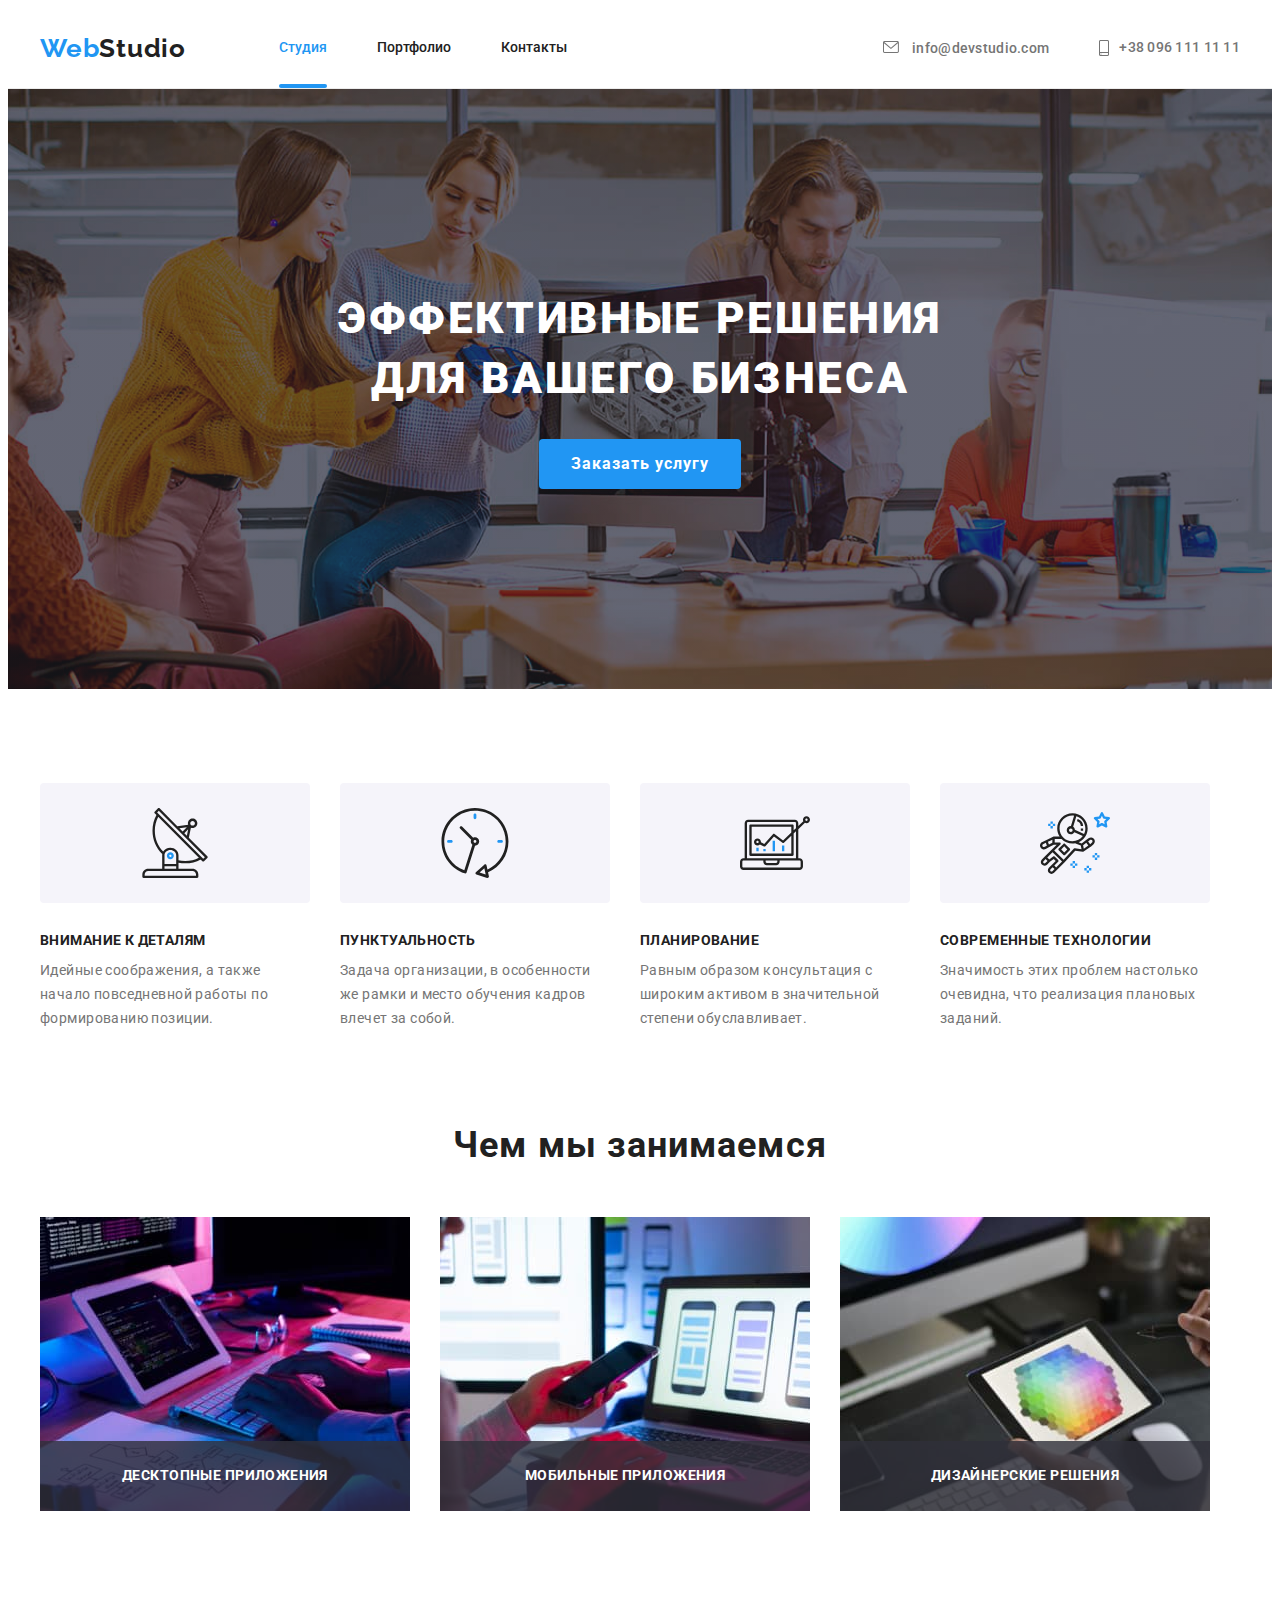
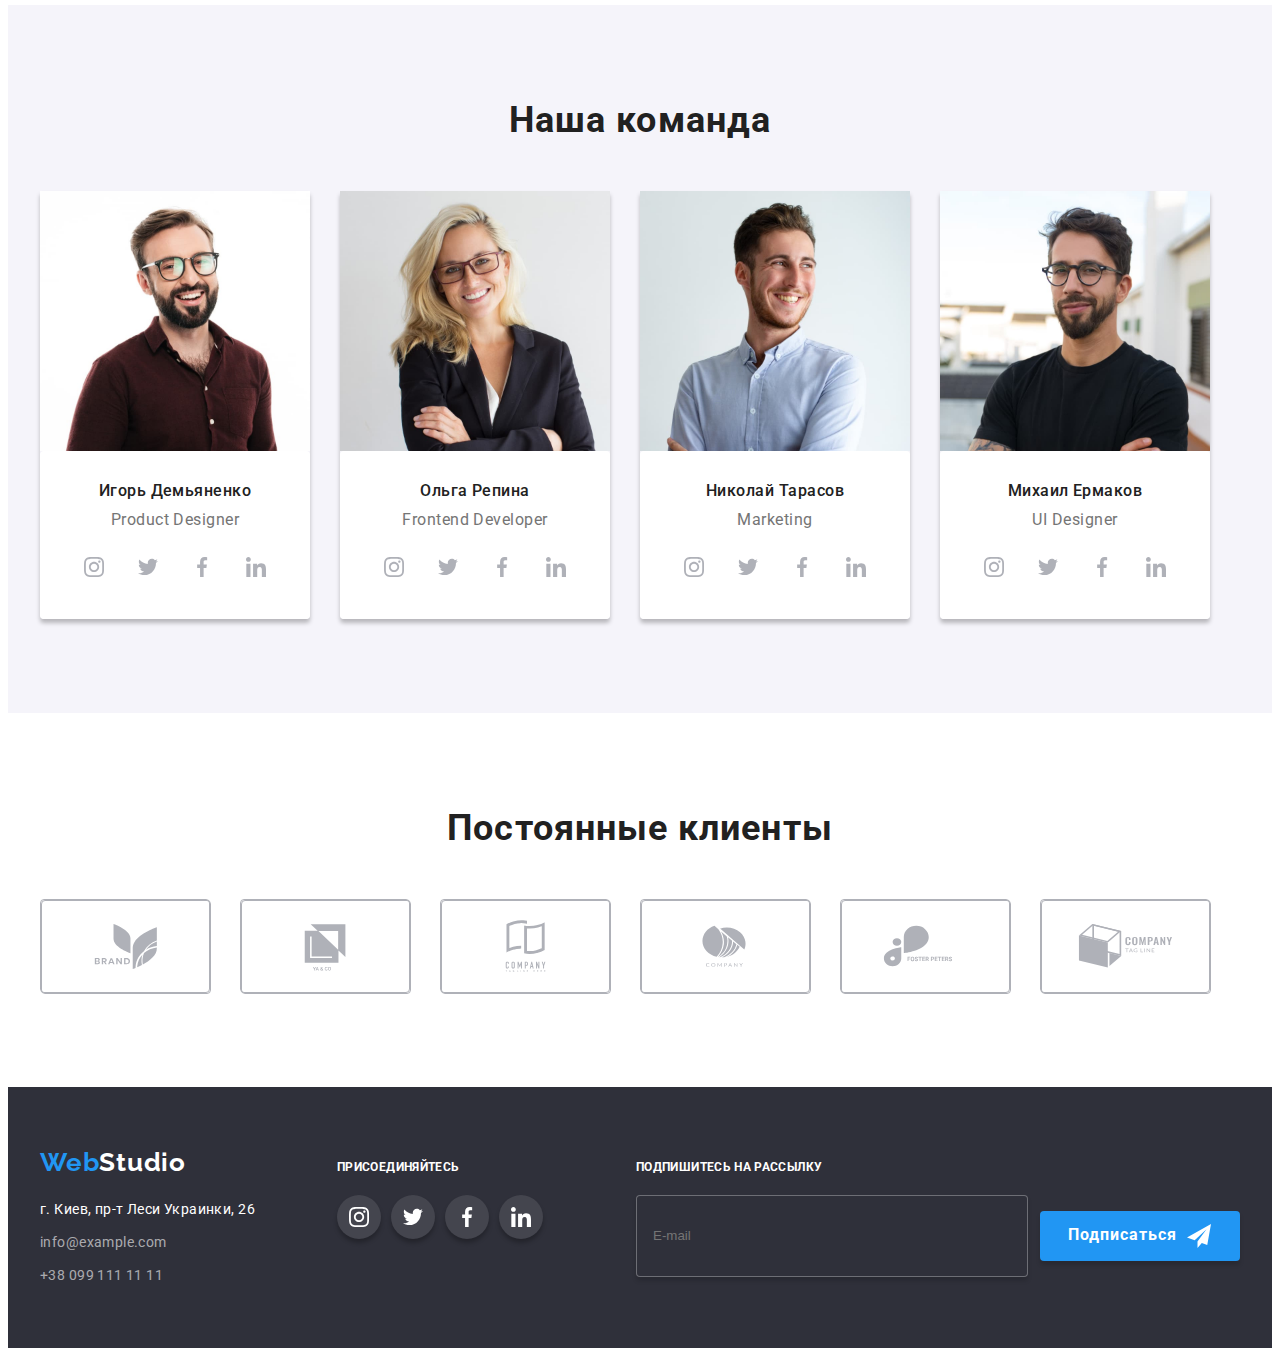
<file: index.html>
<!DOCTYPE html>
<html lang="ru">
  <head>
    <meta charset="UTF-8" />
    <meta http-equiv="X-UA-Compatible" content="IE=edge" />
    <meta name="viewport" content="width=device-width, initial-scale=1.0" />

    <title>Studio</title>
    <link rel="preconnect" href="https://fonts.googleapis.com" />
    <link rel="preconnect" href="https://fonts.gstatic.com" crossorigin />
    <link
      href="https://fonts.googleapis.com/css2?family=Raleway:wght@700&family=Roboto:wght@400;500;700;900&display=swap"
      rel="stylesheet"
    />
    <link
      rel="stylesheet"
      href="https://cdnjs.cloudflare.com/ajax/libs/modern-normalize/1.1.0/modern-normalize.min.css"
      integrity="sha512-wpPYUAdjBVSE4KJnH1VR1HeZfpl1ub8YT/NKx4PuQ5NmX2tKuGu6U/JRp5y+Y8XG2tV+wKQpNHVUX03MfMFn9Q=="
      crossorigin="anonymous"
      referrerpolicy="no-referrer"
    />
    <!-- <link rel="stylesheet" href="./css/styles.css" /> -->
    <link rel="stylesheet" href="./css/main.css" />
  </head>
  <body>
    <header class="header">
      <div class="container header-container">
        <nav class="header-nav">
          <a href="/" class="logo">
            Web<span class="logo_color">Studio</span>
          </a>
          <ul class="header-list-nav">
            <li>
              <a href="./index.html" class="header-list-nav__item current"
                >Студия</a
              >
            </li>
            <li>
              <a href="./portfolio.html" class="header-list-nav__item">
                Портфолио</a
              >
            </li>
            <li><a href="" class="header-list-nav__item">Контакты</a></li>
          </ul>
        </nav>
        <ul class="header-contacts-list">
          <li class="header-contacts-list__item">
            <a
              href="mailto:info@devstudio.com"
              class="header-contacts-list__link header-contacts-list__link_mail"
            >
              <svg class="header-contacts-list__icon_mail">
                <use href="./images/sprite.svg#icon-mail-icon"></use>
              </svg>
              info@devstudio.com</a
            >
          </li>
          <li class="header-contacts-list__item">
            <a
              href="tel:+380961111111"
              class="header-contacts-list__link header-contacts-list__link_tel"
            >
              <svg class="header-contacts-list__icon_tel">
                <use href="./images/sprite.svg#icon-smartphone"></use>
              </svg>
              +38 096 111 11 11</a
            >
          </li>
        </ul>
      </div>
    </header>

    <!-- Блок Эффективные решения для вашего бизнеса-->
    <main>
      <section class="banner">
        <div class="container">
          <h1 class="banner__title">Эффективные решения для вашего бизнеса</h1>
          <button type="button" class="banner__btn" data-modal-open>
            Заказать услугу
          </button>
        </div>
      </section>

      <!-- Наши преимущества-->
      <section class="section">
        <div class="container">
          <h2 class="visually-hidden">Наши преимущества</h2>
          <ul class="benefits-list">
            <li class="benefits-list__item">
              <div class="benefits-list__icon">
                <svg width="70" height="70">
                  <use href="./images/sprite.svg#icon-antenna"></use>
                </svg>
              </div>
              <h3 class="benefits-list__title">Внимание к деталям</h3>
              <p class="benefits-list__text">
                Идейные соображения, а также начало повседневной работы по
                формированию позиции.
              </p>
            </li>
            <li class="benefits-list__item"">
              <div class="benefits-list__icon">
                <svg width="70" height="70">
                  <use href="./images/sprite.svg#icon-clock"></use>
                </svg>
              </div>
              <h3 class="benefits-list__title">Пунктуальность</h3>
              <p class="benefits-list__text">
                Задача организации, в особенности же рамки и место обучения
                кадров влечет за собой.
              </p>
            </li>
            <li class="benefits-list__item"">
              <div class="benefits-list__icon">
                <svg width="70" height="70">
                  <use href="./images/sprite.svg#icon-diagram"></use>
                </svg>
              </div>
              <h3 class="benefits-list__title">Планирование</h3>
              <p class="benefits-list__text">
                Равным образом консультация с широким активом в значительной
                степени обуславливает.
              </p>
            </li>
            <li class="benefits-list__item"">
              <div class="benefits-list__icon">
                <svg width="70" height="70">
                  <use href="./images/sprite.svg#icon-astronaut"></use>
                </svg>
              </div>
              <h3 class="benefits-list__title">Современные технологии</h3>
              <p class="benefits-list__text">
                Значимость этих проблем настолько очевидна, что реализация
                плановых заданий.
              </p>
            </li>
          </ul>
        </div>
      </section>

      <section class="section biz">
        <div class="container">
          <h2 class="biz-title">Чем мы занимаемся</h2>
          <ul class="biz-item">
            <li class="biz-img">
              <img src="./images/img-1.jpg" width="370" alt="клавиатура" />
              <p class="biz-cover-text">ДЕСКТОПНЫЕ ПРИЛОЖЕНИЯ</p>
            </li>
            <li class="biz-img">
              <img src="./images/img-2.jpg" width="370" alt="телефон" />
              <p class="biz-cover-text">МОБИЛЬНЫЕ ПРИЛОЖЕНИЯ</p>
            </li>
            <li class="biz-img">
              <img src="./images/img-3.jpg" width="370" alt="планшет" />
              <p class="biz-cover-text">ДИЗАЙНЕРСКИЕ РЕШЕНИЯ</p>
            </li>
          </ul>
        </div>
      </section>
      <section class="section team">
        <div class="container">
          <h2 class="team-title">Наша команда</h2>
          <ul class="team-item">
            <li class="team-img">
              <div class="team-text">
                <img
                  src="./images/img-igor.jpg"
                  width="270"
                  alt="Игорь Демьяненко"
                />
                <div class="team-inside">
                  <h3 class="team-name">Игорь Демьяненко</h3>
                  <p class="team-prof">Product Designer</p>
                  <ul class="team-soc-list">
                    <li class="team-soc-item">
                      <a href="" class="team-soc-link">
                        <svg class="team-soc-icon" width="20" height="20">
                          <use href="./images/sprite.svg#icon-instagram"></use>
                        </svg>
                      </a>
                    </li>
                    <li class="team-soc-item">
                      <a href="" class="team-soc-link">
                        <svg class="team-soc-icon" width="20" height="20">
                          <use
                            href="./images/sprite.svg#icon-twitter"
                          ></use></svg
                      ></a>
                    </li>
                    <li class="team-soc-item">
                      <a href="" class="team-soc-link">
                        <svg class="team-soc-icon" width="20" height="20">
                          <use href="./images/sprite.svg#icon-facebook"></use>
                        </svg>
                      </a>
                    </li>
                    <li class="team-soc-item">
                      <a href="" class="team-soc-link">
                        <svg class="team-soc-icon" width="20" height="20">
                          <use href="./images/sprite.svg#icon-linkedin"></use>
                        </svg>
                      </a>
                    </li>
                  </ul>
                </div>
              </div>
            </li>

            <li class="team-img">
              <div class="team-text">
                <img
                  src="./images/img-olga.jpg"
                  width="270"
                  alt="Ольга Репина"
                />
                <div class="team-inside">
                  <h3 class="team-name">Ольга Репина</h3>
                  <p class="team-prof">Frontend Developer</p>
                  <ul class="team-soc-list">
                    <li class="team-soc-item">
                      <a href="" class="team-soc-link">
                        <svg class="team-soc-icon" width="20" height="20">
                          <use href="./images/sprite.svg#icon-instagram"></use>
                        </svg>
                      </a>
                    </li>
                    <li class="team-soc-item">
                      <a href="" class="team-soc-link">
                        <svg class="team-soc-icon" width="20" height="20">
                          <use
                            href="./images/sprite.svg#icon-twitter"
                          ></use></svg
                      ></a>
                    </li>
                    <li class="team-soc-item">
                      <a href="" class="team-soc-link">
                        <svg class="team-soc-icon" width="20" height="20">
                          <use href="./images/sprite.svg#icon-facebook"></use>
                        </svg>
                      </a>
                    </li>
                    <li class="team-soc-item">
                      <a href="" class="team-soc-link">
                        <svg class="team-soc-icon" width="20" height="20">
                          <use href="./images/sprite.svg#icon-linkedin"></use>
                        </svg>
                      </a>
                    </li>
                  </ul>
                </div>
              </div>
            </li>
            <li class="team-img">
              <div class="team-text">
                <img
                  src="./images/img-nik.jpg"
                  width="270"
                  alt="Николай Тарасов"
                />
                <div class="team-inside">
                  <h3 class="team-name">Николай Тарасов</h3>
                  <p class="team-prof">Marketing</p>
                  <ul class="team-soc-list">
                    <li class="team-soc-item">
                      <a href="" class="team-soc-link">
                        <svg class="team-soc-icon" width="20" height="20">
                          <use href="./images/sprite.svg#icon-instagram"></use>
                        </svg>
                      </a>
                    </li>
                    <li class="team-soc-item">
                      <a href="" class="team-soc-link">
                        <svg class="team-soc-icon" width="20" height="20">
                          <use
                            href="./images/sprite.svg#icon-twitter"
                          ></use></svg
                      ></a>
                    </li>
                    <li class="team-soc-item">
                      <a href="" class="team-soc-link">
                        <svg class="team-soc-icon" width="20" height="20">
                          <use href="./images/sprite.svg#icon-facebook"></use>
                        </svg>
                      </a>
                    </li>
                    <li class="team-soc-item">
                      <a href="" class="team-soc-link">
                        <svg class="team-soc-icon" width="20" height="20">
                          <use href="./images/sprite.svg#icon-linkedin"></use>
                        </svg>
                      </a>
                    </li>
                  </ul>
                </div>
              </div>
            </li>
            <li class="team-img">
              <div class="team-text">
                <img
                  src="./images/img-mih.jpg"
                  width="270"
                  alt="Михаил Ермаков"
                />
                <div class="team-inside">
                  <h3 class="team-name">Михаил Ермаков</h3>
                  <p class="team-prof">UI Designer</p>
                  <ul class="team-soc-list">
                    <li class="team-soc-item">
                      <a href="" class="team-soc-link">
                        <svg class="team-soc-icon" width="20" height="20">
                          <use href="./images/sprite.svg#icon-instagram"></use>
                        </svg>
                      </a>
                    </li>
                    <li class="team-soc-item">
                      <a href="" class="team-soc-link">
                        <svg class="team-soc-icon" width="20" height="20">
                          <use
                            href="./images/sprite.svg#icon-twitter"
                          ></use></svg
                      ></a>
                    </li>
                    <li class="team-soc-item">
                      <a href="" class="team-soc-link">
                        <svg class="team-soc-icon" width="20" height="20">
                          <use href="./images/sprite.svg#icon-facebook"></use>
                        </svg>
                      </a>
                    </li>
                    <li class="team-soc-item">
                      <a href="" class="team-soc-link">
                        <svg class="team-soc-icon" width="20" height="20">
                          <use href="./images/sprite.svg#icon-linkedin"></use>
                        </svg>
                      </a>
                    </li>
                  </ul>
                </div>
              </div>
            </li>
          </ul>
        </div>
      </section>
      <!----------------Постоянные клиенты------------------->
      <section class="section">
        <div class="container">
          <h2 class="clients">Постоянные клиенты</h2>
          <ul class="clients-logo-list">
            <li class="clients-icon-elements">
              <a href="" class="icon-link">
                <svg class="clients-icon-item" width="106" height="60">
                  <use href="./images/sprite.svg#icon-Logo-five"></use>
                </svg>
              </a>
            </li>
            <li class="clients-icon-elements">
              <a href="" class="icon-link">
                <svg class="clients-icon-item" width="106" height="60">
                  <use href="./images/sprite.svg#icon-Logo-one"></use>
                </svg>
              </a>
            </li>
            <li class="clients-icon-elements">
              <a href="" class="icon-link">
                <svg class="clients-icon-item" width="106" height="60">
                  <use href="./images/sprite.svg#icon-Logo-two"></use>
                </svg>
              </a>
            </li>
            <li class="clients-icon-elements">
              <a href="" class="icon-link">
                <svg class="clients-icon-item" width="106" height="60">
                  <use href="./images/sprite.svg#icon-Logo-three"></use>
                </svg>
              </a>
            </li>
            <li class="clients-icon-elements">
              <a href="" class="icon-link">
                <svg class="clients-icon-item" width="106" height="60">
                  <use href="./images/sprite.svg#icon-Logo-four"></use>
                </svg>
              </a>
            </li>
            <li class="clients-icon-elements">
              <a href="" class="icon-link">
                <svg class="clients-icon-item" width="106" height="60">
                  <use href="./images/sprite.svg#icon-Logo-six"></use>
                </svg>
              </a>
            </li>
          </ul>
        </div>
      </section>
    </main>

    <!--------------------FOOTER--------------------->
    <footer class="footer">
      <div class="container footer-flex-cont">
        <div class="footer-cont">
          <a href="/" class="footer-logo">
            <p>Web<span class="footer-logo-logo">Studio</span></p>
          </a>
          <address class="footer-address">
            <ul class="footer-list">
              <li class="footer-item">
                <a
                  href="https://goo.gl/maps/CMXkun6qxGQYR8TdA"
                  class="footer-item"
                  >г. Киев, пр-т Леси Украинки, 26</a
                >
              </li>
              <li class="footer-item">
                <a href="mailto:info@example.com" class="footer-mail"
                  >info@example.com</a
                >
              </li>
              <li class="footer-item">
                <a href="tel:+380991111111" class="footer-tel"
                  >+38 099 111 11 11</a
                >
              </li>
            </ul>
          </address>
        </div>
        <div class="footer-soc">
          <p class="footer-text-add">ПРИСОЕДИНЯЙТЕСЬ</p>
          <ul class="footer-soc-list">
            <li class="footer-soc-item">
              <a href="" class="footer-soc-link">
                <svg class="footer-soc-icon" width="20" height="20">
                  <use href="./images/sprite.svg#icon-instagram"></use>
                </svg>
              </a>
            </li>
            <li class="footer-soc-item">
              <a href="" class="footer-soc-link">
                <svg class="footer-soc-icon" width="20" height="20">
                  <use href="./images/sprite.svg#icon-twitter"></use></svg
              ></a>
            </li>
            <li class="footer-soc-item">
              <a href="" class="footer-soc-link">
                <svg class="footer-soc-icon" width="20" height="20">
                  <use href="./images/sprite.svg#icon-facebook"></use>
                </svg>
              </a>
            </li>
            <li class="footer-soc-item">
              <a href="" class="footer-soc-link">
                <svg class="footer-soc-icon" width="20" height="20">
                  <use href="./images/sprite.svg#icon-linkedin"></use>
                </svg>
              </a>
            </li>
          </ul>
        </div>
        <div>
          <p class="footer-text-add">ПОДПИШИТЕСЬ НА РАССЫЛКУ</p>
          <form class="footer-form">
            <label for="footer-subs" class="footer-form-label"></label>
            <input
              type="email"
              class="footer-input"
              name="footer-subs"
              placeholder="E-mail"
              id="footer-subs"
            />
            <button type="submit" class="footer-btn-subscribe">
              Подписаться
              <svg class="footer-icon" width="24" height="24">
                <use href="./images/sprite.svg#icon-icon"></use>
              </svg>
            </button>
          </form>
        </div>
      </div>
    </footer>
    <div class="backdrop is-hidden" data-modal>
      <div class="modal">
        <button type="button" class="modal-close-btn" data-modal-close>
          <svg class="" width="18" height="18">
            <use href="./images/sprite.svg#icon-close-black"></use>
          </svg>
        </button>
        <p class="title-modal">Оставьте свои данные, мы вам перезвоним</p>
        <form>
          <label class="modal-label" for="user-name">Имя</label>
          <div class="modal-input-wrap">
            <input
              type="name"
              class="modal-input"
              name="user-name"
              id="user-name"
            />
            <svg class="input-icon" width="18" height="18">
              <use href="./images/sprite.svg#icon-person"></use>
            </svg>
          </div>

          <label class="modal-label" for="user-tel">Телефон </label>
          <div class="modal-input-wrap">
            <input
              type="tel"
              class="modal-input"
              name="user-tel"
              id="user-tel"
            />
            <svg class="input-icon" width="18" height="18">
              <use href="./images/sprite.svg#icon-phone"></use>
            </svg>
          </div>

          <label class="modal-label" for="user-email">Почта</label>
          <div class="modal-input-wrap">
            <input
              type="email"
              class="modal-input"
              name="user-email"
              id="user-email"
            />
            <svg class="input-icon" width="18" height="18">
              <use href="./images/sprite.svg#icon-email"></use>
            </svg>
          </div>

          <label class="modal-label"
            >Комментарий
            <textarea
              name="user-comments"
              id="user-comments"
              placeholder="Введите текст"
              class="modal-text"
            ></textarea>
          </label>
          <div class="modal-field">
            <input
              type="checkbox"
              class="input-chek is-hidden"
              id="input-chek"
              name="policy"
              value="policy"
            />
            <label class="check-text" for="input-chek">
              <span class="check-text-span">
                <svg class="icon-check" width="11" height="8">
                  <use href="./images/sprite.svg#icon-check"></use>
                </svg>
              </span>
              Соглашаюсь с рассылкой и принимаю &nbsp
              <a href="" class="check-policy"> Условия договора</a>
            </label>
          </div>
          <button type="submit" class="modal-btn-send">Отправить</button>
        </form>
      </div>
    </div>
    <script src="./js/modal.js"></script>
  </body>
</html>
</file>
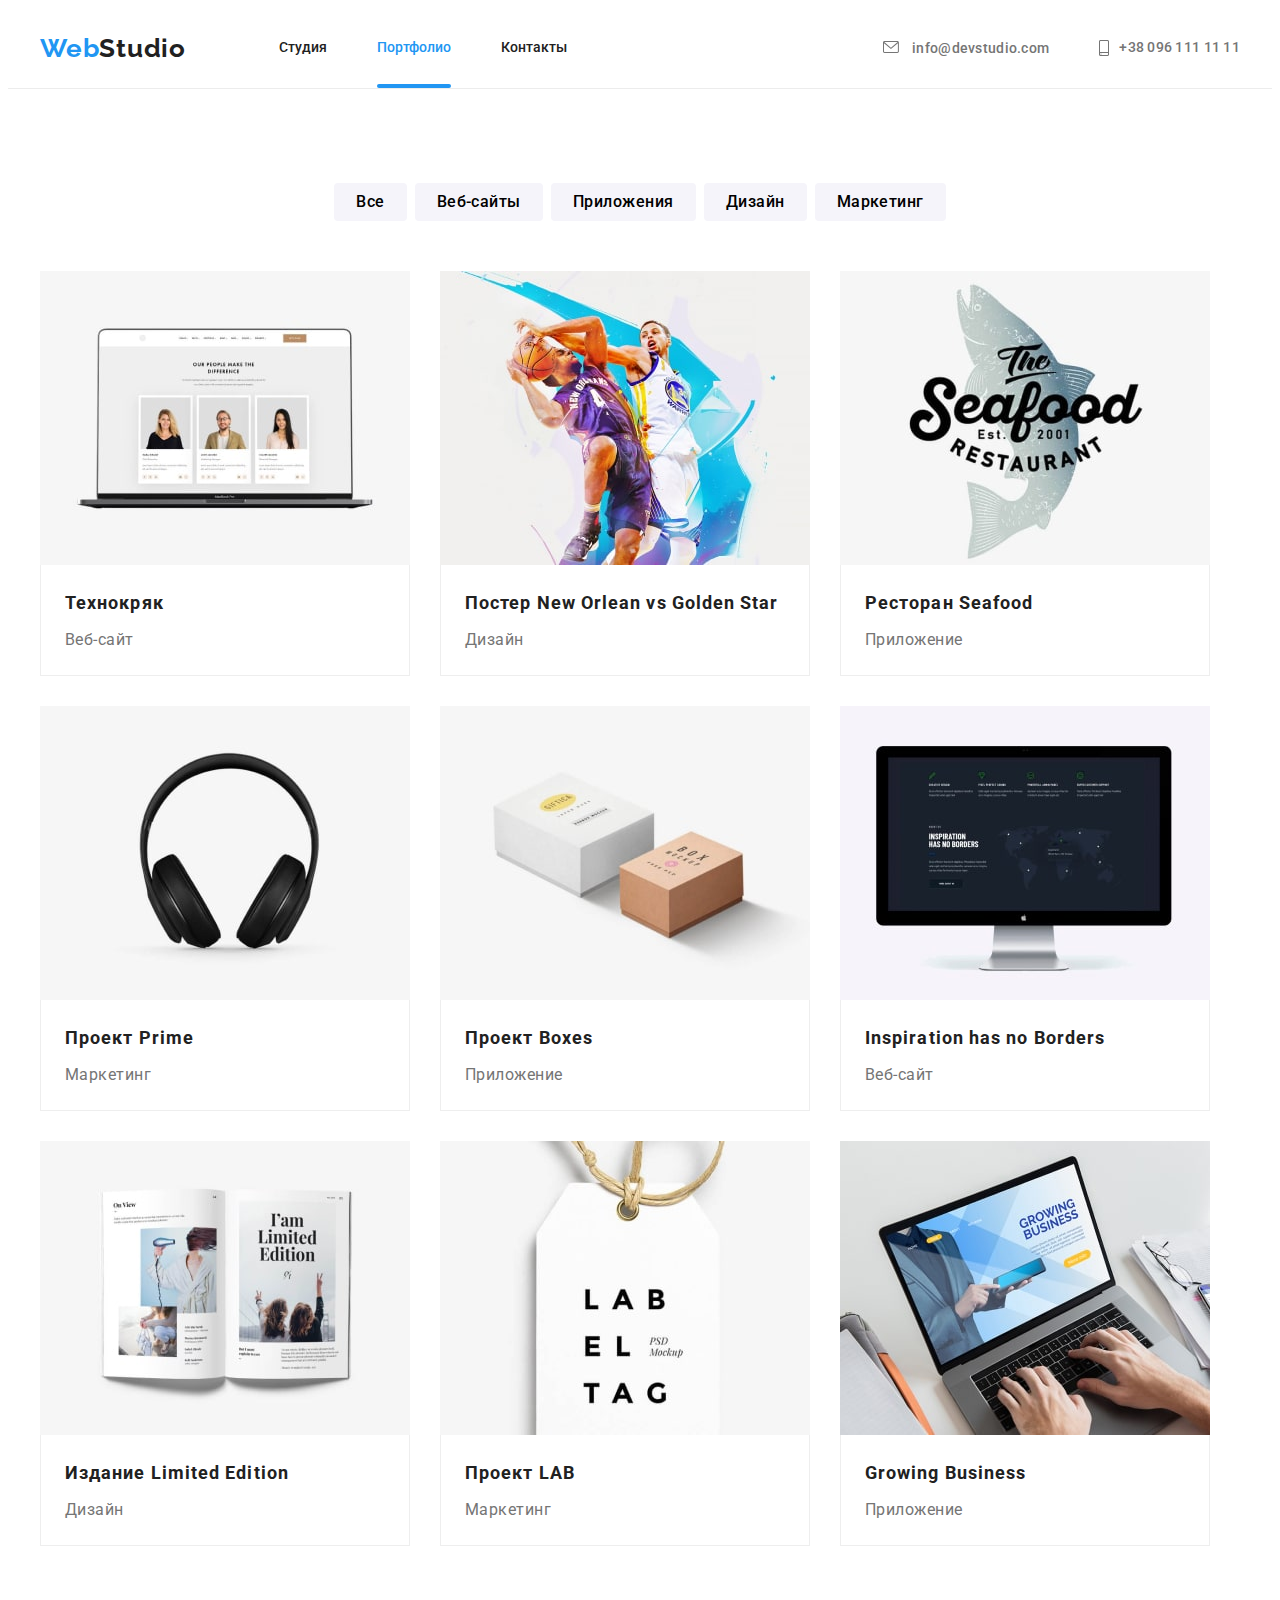
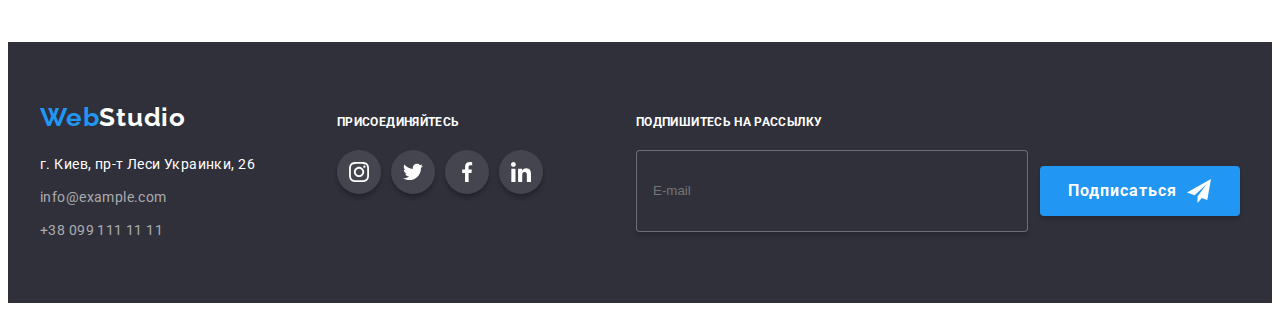
<file: portfolio.html>
<!DOCTYPE html>
<html lang="ru">
  <head>
    <meta charset="UTF-8" />
    <meta http-equiv="X-UA-Compatible" content="IE=edge" />
    <meta name="viewport" content="width=device-width, initial-scale=1.0" />

    <title>Portfolio</title>
    <link rel="preconnect" href="https://fonts.googleapis.com" />
    <link rel="preconnect" href="https://fonts.gstatic.com" crossorigin />
    <link
      href="https://fonts.googleapis.com/css2?family=Raleway:wght@700&family=Roboto:wght@400;500;700;900&display=swap"
      rel="stylesheet"
    />
    <link
      rel="stylesheet"
      href="https://cdnjs.cloudflare.com/ajax/libs/modern-normalize/1.1.0/modern-normalize.min.css"
      integrity="sha512-wpPYUAdjBVSE4KJnH1VR1HeZfpl1ub8YT/NKx4PuQ5NmX2tKuGu6U/JRp5y+Y8XG2tV+wKQpNHVUX03MfMFn9Q=="
      crossorigin="anonymous"
      referrerpolicy="no-referrer"
    />
    <!-- <link rel="stylesheet" href="./css/styles.css" /> -->
    <link rel="stylesheet" href="./css/main.css" />
  </head>
  <body>
    <header class="header">
      <div class="container header-container">
        <nav class="header-nav">
          <a href="/" class="logo">
            Web<span class="logo_color">Studio</span>
          </a>
          <ul class="header-list-nav">
            <li>
              <a href="./index.html" class="header-list-nav__item">Студия</a>
            </li>
            <li>
              <a href="./portfolio.html" class="header-list-nav__item current">
                Портфолио</a
              >
            </li>
            <li><a href="" class="header-list-nav__item">Контакты</a></li>
          </ul>
        </nav>
        <ul class="header-contacts-list">
          <li class="header-contacts-list__item">
            <a
              href="mailto:info@devstudio.com"
              class="header-contacts-list__link header-contacts-list__link_mail"
            >
              <svg class="header-contacts-list__icon_mail">
                <use href="./images/sprite.svg#icon-mail-icon"></use>
              </svg>
              info@devstudio.com</a
            >
          </li>
          <li class="header-contacts-list__item">
            <a
              href="tel:+380961111111"
              class="header-contacts-list__link header-contacts-list__link_tel"
            >
              <svg class="header-contacts-list__icon_tel">
                <use href="./images/sprite.svg#icon-smartphone"></use>
              </svg>
              +38 096 111 11 11</a
            >
          </li>
        </ul>
      </div>
    </header>

    <main>
      <section class="section">
        <div class="container">
          <h1 class="visually-hidden">Наши проекты</h1>
          <ul class="filters">
            <li class="flt-btn">
              <button type="button" class="filters-btn">Все</button>
            </li>
            <li class="flt-btn">
              <button type="button" class="filters-btn">Веб-сайты</button>
            </li>
            <li class="flt-btn">
              <button type="button" class="filters-btn">Приложения</button>
            </li>
            <li class="flt-btn">
              <button type="button" class="filters-btn">Дизайн</button>
            </li>
            <li class="flt-btn">
              <button type="button" class="filters-btn">Маркетинг</button>
            </li>
          </ul>

          <ul class="image-list">
            <li class="projects-img">
              <a href="" class="projects-link">
                <div class="projects-top-wrap">
                  <img
                    class="image-item"
                    src="./images/portfolio/img-tech.jpg"
                    alt="Проект-1"
                    width="370"
                  />
                  <p class="projects-top-text">
                    Ресурс предлагает комплексные предложения с разным уровнем
                    функционала и сервисов. Все это позволит посетителю получить
                    исчерпывающие сведения о компании или частном лице.
                  </p>
                </div>
                <div class="projects-text">
                  <h2 class="text-item">Технокряк</h2>
                  <p class="text-item-desk">Веб-сайт</p>
                </div>
              </a>
            </li>
            <li class="projects-img">
              <a href="" class="projects-link">
                <div class="projects-top-wrap">
                  <img
                    class="image-item"
                    src="./images/portfolio/img-poster-new.jpg"
                    alt="Проект-2"
                    width="370"
                  />
                  <p class="projects-top-text">
                    Ресурс предлагает комплексные предложения с разным уровнем
                    функционала и сервисов. Все это позволит посетителю получить
                    исчерпывающие сведения о компании или частном лице.
                  </p>
                </div>
                <div class="projects-text">
                  <h2 class="text-item">
                    Постер <span lang="en"> New Orlean vs Golden Star </span>
                  </h2>
                  <p class="text-item-desk">Дизайн</p>
                </div>
              </a>
            </li>
            <li class="projects-img">
              <a href="" class="projects-link">
                <div class="projects-top-wrap">
                  <img
                    class="image-item"
                    src="./images/portfolio/img-resto.jpg"
                    alt="Проект-3"
                    width="370"
                  />
                  <p class="projects-top-text">
                    Ресурс предлагает комплексные предложения с разным уровнем
                    функционала и сервисов. Все это позволит посетителю получить
                    исчерпывающие сведения о компании или частном лице.
                  </p>
                </div>
                <div class="projects-text">
                  <h2 class="text-item">
                    Ресторан <span lang="en">Seafood </span>
                  </h2>
                  <p class="text-item-desk">Приложение</p>
                </div>
              </a>
            </li>
            <li class="projects-img">
              <a href="" class="projects-link">
                <div class="projects-top-wrap">
                  <img
                    class="image-item"
                    src="./images/portfolio/img-prime.jpg"
                    alt="Проект-4"
                    width="370"
                  />
                  <p class="projects-top-text">
                    Ресурс предлагает комплексные предложения с разным уровнем
                    функционала и сервисов. Все это позволит посетителю получить
                    исчерпывающие сведения о компании или частном лице.
                  </p>
                </div>
                <div class="projects-text">
                  <h2 class="text-item">
                    Проект <span lang="en"> Prime</span>
                  </h2>
                  <p class="text-item-desk">Маркетинг</p>
                </div>
              </a>
            </li>
            <li class="projects-img">
              <a href="" class="projects-link">
                <div class="projects-top-wrap">
                  <img
                    class="image-item"
                    src="./images/portfolio/img-boxes.jpg"
                    alt="Проект-5"
                    width="370"
                  />
                  <p class="projects-top-text">
                    Ресурс предлагает комплексные предложения с разным уровнем
                    функционала и сервисов. Все это позволит посетителю получить
                    исчерпывающие сведения о компании или частном лице.
                  </p>
                </div>
                <div class="projects-text">
                  <h2 class="text-item">Проект <span lang="en">Boxes</span></h2>
                  <p class="text-item-desk">Приложение</p>
                </div>
              </a>
            </li>
            <li class="projects-img">
              <a href="" class="projects-link">
                <div class="projects-top-wrap">
                  <img
                    class="image-item"
                    src="./images/portfolio/img-inspiration.jpg"
                    alt="Проект-6"
                    width="370"
                  />
                  <p class="projects-top-text">
                    Ресурс предлагает комплексные предложения с разным уровнем
                    функционала и сервисов. Все это позволит посетителю получить
                    исчерпывающие сведения о компании или частном лице.
                  </p>
                </div>
                <div class="projects-text">
                  <h2 class="text-item">
                    <span lang="en"> Inspiration has no Borders </span>
                  </h2>
                  <p class="text-item-desk">Веб-сайт</p>
                </div>
              </a>
            </li>
            <li class="projects-img">
              <a href="" class="projects-link">
                <div class="projects-top-wrap">
                  <img
                    class="image-item"
                    src="./images/portfolio/img-edition.jpg"
                    alt="Проект-7"
                    width="370"
                  />
                  <p class="projects-top-text">
                    Ресурс предлагает комплексные предложения с разным уровнем
                    функционала и сервисов. Все это позволит посетителю получить
                    исчерпывающие сведения о компании или частном лице.
                  </p>
                </div>
                <div class="projects-text">
                  <h2 class="text-item">
                    Издание <span lang="en">Limited Edition </span>
                  </h2>
                  <p class="text-item-desk">Дизайн</p>
                </div></a
              >
            </li>
            <li class="projects-img">
              <a href="" class="projects-link">
                <div class="projects-top-wrap">
                  <img
                    class="image-item"
                    src="./images/portfolio/img-lab.jpg"
                    alt="Проект-8"
                    width="370"
                  />
                  <p class="projects-top-text">
                    Ресурс предлагает комплексные предложения с разным уровнем
                    функционала и сервисов. Все это позволит посетителю получить
                    исчерпывающие сведения о компании или частном лице.
                  </p>
                </div>
                <div class="projects-text">
                  <h2 class="text-item">Проект <span lang="en"> LAB</span></h2>
                  <p class="text-item-desk">Маркетинг</p>
                </div>
              </a>
            </li>
            <li class="projects-img">
              <a href="" class="projects-link">
                <div class="projects-top-wrap">
                  <img
                    class="image-item"
                    src="./images/portfolio/img-growing.jpg"
                    alt="Проект=9"
                    width="370"
                  />
                  <p class="projects-top-text">
                    Ресурс предлагает комплексные предложения с разным уровнем
                    функционала и сервисов. Все это позволит посетителю получить
                    исчерпывающие сведения о компании или частном лице.
                  </p>
                </div>
                <div class="projects-text">
                  <h2 class="text-item">
                    <span lang="en">Growing Business </span>
                  </h2>
                  <p class="text-item-desk">Приложение</p>
                </div>
              </a>
            </li>
          </ul>
        </div>
      </section>
    </main>
    <footer class="footer">
      <div class="container footer-flex-cont">
        <div class="footer-cont">
          <a href="/" class="footer-logo">
            <p>Web<span class="footer-logo-logo">Studio</span></p>
          </a>
          <address class="footer-address">
            <ul class="footer-list">
              <li class="footer-item">
                <a
                  href="https://goo.gl/maps/CMXkun6qxGQYR8TdA"
                  class="footer-item"
                  >г. Киев, пр-т Леси Украинки, 26</a
                >
              </li>
              <li class="footer-item">
                <a href="mailto:info@example.com" class="footer-mail"
                  >info@example.com</a
                >
              </li>
              <li class="footer-item">
                <a href="tel:+380991111111" class="footer-tel"
                  >+38 099 111 11 11</a
                >
              </li>
            </ul>
          </address>
        </div>
        <div class="footer-soc">
          <p class="footer-text-add">ПРИСОЕДИНЯЙТЕСЬ</p>
          <ul class="footer-soc-list">
            <li class="footer-soc-item">
              <a href="" class="footer-soc-link">
                <svg class="footer-soc-icon" width="20" height="20">
                  <use href="./images/sprite.svg#icon-instagram"></use>
                </svg>
              </a>
            </li>
            <li class="footer-soc-item">
              <a href="" class="footer-soc-link">
                <svg class="footer-soc-icon" width="20" height="20">
                  <use href="./images/sprite.svg#icon-twitter"></use></svg
              ></a>
            </li>
            <li class="footer-soc-item">
              <a href="" class="footer-soc-link">
                <svg class="footer-soc-icon" width="20" height="20">
                  <use href="./images/sprite.svg#icon-facebook"></use>
                </svg>
              </a>
            </li>
            <li class="footer-soc-item">
              <a href="" class="footer-soc-link">
                <svg class="footer-soc-icon" width="20" height="20">
                  <use href="./images/sprite.svg#icon-linkedin"></use>
                </svg>
              </a>
            </li>
          </ul>
        </div>
        <div>
          <p class="footer-text-add">ПОДПИШИТЕСЬ НА РАССЫЛКУ</p>
          <form class="footer-form">
            <label for="footer-subs" class="footer-form-label"></label>
            <input
              type="text"
              class="footer-input"
              name="footer-subs"
              placeholder="E-mail"
              id="footer-subs"
            />
            <button type="submit" class="footer-btn-subscribe">
              Подписаться
              <svg class="footer-icon" width="24" height="24">
                <use href="./images/sprite.svg#icon-icon"></use>
              </svg>
            </button>
          </form>
        </div>
      </div>
    </footer>
  </body>
</html>
</file>
<file: css/styles.css>
:root {
  --header-color: #212121;
  --title-color: #212121;
  --text-color: #757575;
  --footer-first-color: #ffffff;
  --footer-second-color: rgba(255, 255, 255, 0.6);
  --btn-color: #212121;
  --accent-color: #2196f3;
  --banner-color: #ffffff;
  --icon-fill-color: #757575;
  --transition-duration: 250ms;
  --transition-timing-function: cubic-bezier(0.4, 0, 0.2, 1);
}
body {
  font-family: "Roboto", sans-serif;
}
ul {
  margin: 0;
  padding: 0;
  list-style: none;
}
p,
h1,
h2,
h3,
h4,
h5,
h6 {
  margin: 0;
}

button {
  cursor: pointer;
}
img {
  display: block;
  max-width: 100%;
  height: auto;
}

/*---------------Header---------------*/
.container {
  width: 1200px;
  padding-left: 15px;
  padding-right: 15px;
  margin-left: auto;
  margin-right: auto;
}
.section {
  padding-top: 94px;
  padding-bottom: 94px;
}
.header {
  border-bottom: 1px solid #ececec;
}
.header-container {
  display: flex;
  align-items: center;
}
.header-nav {
  display: flex;
  align-items: center;
}
.header-logo {
  font-family: "Raleway";
  font-weight: 700;
  font-size: 26px;
  line-height: 1.19;
  letter-spacing: 0.03em;
  text-decoration: none;
  margin-right: 93px;
  color: var(--accent-color);
  transition-duration: var(--transition-duration);
  transition-timing-function: var(--transition-timing-function);
}
.header-logo-logo {
  color: var(--header-color);
}
.header-logo:hover,
.header-logo:focus {
  color: var(--accent-color);
}
.header-logo-link {
  color: var(--accent-color);
}

.header-list {
  display: flex;
  align-items: center;
  margin-left: auto;
}

.header-list li {
  margin-right: 50px;
}
.header-list li:last-child {
  margin-right: 0px;
}

.header-link {
  display: block;
  font-weight: 500;
  font-size: 14px;
  line-height: 1.14;
  padding: 32px 0px;
  color: var(--header-color);
  transition: color var(--transition-duration) var(--transition-timing-function);
  /* transition-duration: var(--transition-duration);
  transition-timing-function: var(--transition-timing-function);
  transition-property: color; */
  position: relative;
}
.header-link {
  text-decoration: none;
}
.header-link:hover,
.header-link:focus {
  color: var(--accent-color);
}
.current {
  color: var(--accent-color);
}
.current::after {
  content: "";
  position: absolute;
  width: 100%;
  height: 4px;
  bottom: 0px;
  background-color: var(--accent-color);
  border-radius: 2px;
  display: block;
}
.contact {
  font-weight: 500;
  font-size: 14px;
  line-height: 1.14;
  letter-spacing: 0.02em;
  color: var(--text-color);
  text-decoration: none;
  fill: currentColor;
}

.header-contacts {
  display: flex;
  justify-content: center;
  align-items: center;
  margin-left: auto;
}
.header-contacts .header-item + .header-item {
  margin-left: 50px;
}
.contact.mail {
  display: flex;
  justify-content: center;
  align-items: center;
  color: var(--text-color);
  transition: fill var(--transition-duration) var(--transition-timing-function);
}

.contact.mail:hover,
.contact.mail:focus {
  color: var(--accent-color);
}
.contact.mail:hover .mail-icon {
  fill: var(--accent-color);
}
.contact.mail:focus .mail-icon {
  fill: var(--accent-color);
}
.mail-icon {
  height: 12px;
  width: 16px;
  margin-right: 10px;
  fill: currentColor;
  transition: color var(--transition-duration) var(--transition-timing-function);
}
.contact.tel {
  display: flex;
  justify-content: center;
  align-items: center;
  color: var(--text-color);
  transition: fill var(--transition-duration) var(--transition-timing-function);
}
.contact.tel:hover,
.contact.tel:focus {
  color: var(--accent-color);
}
.contact.tel:hover .tel-icon {
  color: var(--accent-color);
}
.contact.tel:focus .tel-icon {
  color: var(--accent-color);
}
.tel-icon {
  height: 16px;
  width: 10px;
  margin-right: 10px;
  fill: currentColor;
  transition: fill var(--transition-duration) var(--transition-timing-function);
}

/*-----------------PAGE1--------------*/
/*-----------------Banner--------------*/
.banner {
  padding-top: 200px;
  padding-bottom: 200px;
  margin-left: auto;
  margin-right: auto;
  max-width: 1600px;
  background-color: #2f303a;
  background-image: linear-gradient(
      rgba(47, 48, 58, 0.4),
      rgba(47, 48, 58, 0.4)
    ),
    url(../images/banner.png);
  background-repeat: no-repeat;
  background-size: cover;
  background-position: center;
}

.banner-title {
  width: 696px;
  font-weight: 900;
  font-size: 44px;
  line-height: 1.36;
  text-align: center;
  letter-spacing: 0.06em;
  text-transform: uppercase;
  margin-left: auto;
  margin-right: auto;
  color: var(--banner-color);
}

.banner-btn {
  display: block;
  align-items: center;
  margin-right: auto;
  margin-left: auto;
  margin-top: 30px;
  font-family: inherit;
  border-radius: 4px;
  border: none;
  background-color: var(--accent-color);
  font-weight: 700;
  font-size: 16px;
  line-height: 1.88;
  padding: 10px 32px;
  width: max-content;
  text-align: center;
  letter-spacing: 0.06em;
  cursor: pointer;

  color: var(--banner-color);
}

/*-----------------Benefits--------------*/
.visually-hidden {
  position: absolute;
  width: 1px;
  height: 1px;
  margin: -1px;
  border: 0;
  padding: 0;
  white-space: nowrap;
  clip-path: inset(100%);
  clip: rect(0 0 0 0);
  overflow: hidden;
}
.benefits-item {
  display: flex;
}
.benefits-list {
  width: 270px;
  margin-right: 30px;
}
.benefits-icon {
  display: flex;
  justify-content: center;
  align-items: center;
  width: 270px;
  height: 120px;
  border-radius: 4px;
  margin-bottom: 30px;
  background-color: #f5f4fa;
}
.benefits-item :last-child {
  margin-right: 0px;
}
.benefits-title {
  font-weight: 700;
  font-size: 14px;
  line-height: 1.14;
  letter-spacing: 0.03em;
  text-transform: uppercase;
  margin-bottom: 10px;
  color: var(--title-color);
}
.benefits-text {
  font-size: 14px;
  line-height: 1.71;
  letter-spacing: 0.03em;

  color: var(--text-color);
}

/*-----------------BIZ--------------*/
.section.biz {
  padding-top: 0px;
}
.biz-title {
  font-weight: 700;
  font-size: 36px;
  line-height: 1.17;
  text-align: center;
  letter-spacing: 0.03em;
  margin-bottom: 50px;

  color: var(--title-color);
}

.biz-item {
  display: flex;

  margin-bottom: 0px;
  margin-top: 0px;
  padding-left: 0px;
}

.biz-img {
  /* flex-basis: calc((100%-60px) / 3); */
  width: calc(100% / 3 - 30px)
  position: relative;
}

.biz-img:not(:last-child) {
  margin-right: 30px;
}

.biz-cover-text {
  position: absolute;
  font-weight: 700;
  font-size: 14px;
  line-height: 1.14;
  bottom: 0;
  color: #ffffff;
  background-color: rgba(47, 48, 58, 0.8);
  height: 70px;
  width: 370px;
  letter-spacing: 0.03em;
  display: flex;
  align-items: center;
  justify-content: center;
}

/*-----------------TEAM--------------*/
.team {
  background-color: #f5f4fa;
}

.team-title {
  font-weight: 700;
  font-size: 36px;
  line-height: 1.17;
  text-align: center;
  letter-spacing: 0.03em;
  margin-bottom: 50px;
  color: var(--title-color);
}
.team-item {
  display: flex;
}
.team-item :last-child {
  margin-right: 0px;
}

.team-img {
  margin-right: 30px;
  border-radius: 4px;
}
.team-text {
  border-radius: 0px 0px 4px 4px;
  box-shadow: 0px 4px 4px 0px rgba(0 0 0 / 25%);
}
.team-inside {
  background-color: #ffffff;
  padding: 30px 0px;
  border-radius: 4px;
}
.team-name {
  font-weight: 500;
  font-size: 16px;
  line-height: 1.19;
  text-align: center;
  letter-spacing: 0.03em;
  margin-bottom: 10px;
  color: var(--title-color);
}
.team-prof {
  font-weight: 400;
  font-size: 16px;
  line-height: 1.19;
  text-align: center;
  margin-bottom: 16px;
  letter-spacing: 0.03em;
  color: var(--text-color);
}
.team-soc-list {
  display: flex;
  justify-content: center;
}
.team-soc-item {
  margin-right: 10px;
}
.team-soc-link {
  height: 44px;
  width: 44px;
  border-radius: 50%;
  display: flex;
  justify-content: center;
  align-items: center;
  transition-property: background-color, fill;
  transition-duration: var(--transition-duration);
  transition-timing-function: var(--transition-timing-function);
}
.team-soc-link:hover,
.team-soc-link:focus {
  background-color: var(--accent-color);
}
.team-soc-link:hover .team-soc-icon {
  fill: #ffffff;
}
.team-soc-link:focus .team-soc-icon {
  fill: #ffffff;
}
.team-soc-icon {
  fill: #afb1b8;
  transition: fill var(--transition-duration) var(--transition-timing-function);
}

/*------------------CLIENTS-------------------*/
.clients {
  font-weight: 700;
  font-size: 36px;
  line-height: 1.17;
  text-align: center;
  letter-spacing: 0.03em;
  margin-bottom: 50px;
  color: var(--title-color);
}
.clients-logo-list {
  display: flex;
}
.clients-icon-elements {
  align-items: center;
  width: 170px;
  height: 92px;
  margin-right: 30px;

  border: 1px solid rgba(175, 177, 184, 1);
}
.clients-icon-elements:last-child {
  margin-right: 0px;
}

.icon-link {
  display: flex;
  justify-content: center;
  align-items: center;
  width: 100%;
  height: 100%;
  border: 1px solid rgba(175, 177, 184, 1);
  border-radius: 4px;
  fill: #afb1b8;
  transition: border-color var(--transition-duration)
    var(--transition-timing-function);
}
.clients-icon-item {
  transition: fill var(--transition-duration) var(--transition-timing-function);
}
.icon-link:hover .clients-icon-item,
.icon-link:focus .clients-icon-item {
  fill: var(--accent-color);
}
.icon-link:hover,
.icon-link:focus {
  border-color: var(--accent-color);
}

/*------------------FOOTER-------------------*/

.footer {
  background-color: #2f303a;
  padding-top: 60px;
  padding-bottom: 60px;
}
.footer-flex-cont {
  display: flex;
  align-items: baseline;
}
.footer-cont {
  flex-grow: 1;
  margin-right: 70px;
}
.footer-logo {
  font-family: "Raleway";
  font-style: normal;
  font-weight: 700;
  font-size: 26px;
  line-height: 1.19;
  letter-spacing: 0.03em;
  margin-bottom: 20px;
  color: #2196f3;
}
.footer-logo-logo {
  color: #ffffff;
}
.footer-logo {
  text-decoration: none;
}
.footer-address {
  margin-top: 20px;
}
/* .footer-list {
  margin-top: 20px;
} */
.footer-item {
  font-style: normal;
  font-size: 14px;
  line-height: 1.71;
  letter-spacing: 0.03em;
  margin-bottom: 9px;
  color: var(--footer-first-color);
  text-decoration: none;
  transition: color var(--transition-duration) var(--transition-timing-function);
}
.footer-list li:last-child {
  margin-bottom: 0px;
}
.footer-item:hover,
.footer-item:focus {
  color: var(--accent-color);
}
.footer-mail {
  font-style: normal;
  font-size: 14px;
  line-height: 1.71;
  letter-spacing: 0.03em;
  color: var(--footer-second-color);
  text-decoration: none;
  transition: color var(--transition-duration) var(--transition-timing-function);
}
.footer-mail:hover,
.footer-mail:focus {
  color: var(--accent-color);
}

.footer-tel {
  font-style: normal;
  font-size: 14px;
  line-height: 1.71;
  letter-spacing: 0.03em;
  color: var(--footer-second-color);
  text-decoration: none;
  transition: color var(--transition-duration) var(--transition-timing-function);
}
.footer-tel:hover,
.footer-tel:focus {
  color: var(--accent-color);
}

.footer-list.link {
  text-decoration: none;
}
.footer-soc {
  margin-right: 93px;
}
.footer-soc-list {
  display: flex;
}
.footer-soc-item {
  margin-right: 10px;
}
.footer-soc-item:last-child {
  margin-right: 0px;
}
.footer-text-add {
  font-weight: 700;
  font-size: 12px;
  line-height: 1.14;
  letter-spacing: 0.03em;
  text-transform: uppercase;
  margin-bottom: 20px;
  color: var(--footer-first-color);
}
.footer-soc-link {
  display: flex;
  justify-content: center;
  align-items: center;
  height: 44px;
  width: 44px;
  border-radius: 50%;
  fill: var(--footer-first-color);
  background-color: rgba(255, 255, 255, 0.1);
  box-shadow: 0px 4px 4px 0px rgba(0, 0, 0, 0.25);
  transition: background-color var(--transition-duration)
    var(--transition-timing-function);
}
.footer-soc-link:hover,
.footer-soc-link:focus {
  background-color: var(--accent-color);
}
.footer-soc-icon {
  fill: #ffffff;
  transition: fill var(--transition-duration) var(--transition-timing-function);
}

.footer-form {
  display: flex;
  align-items: center;
  justify-content: center;
}

.footer-form-label {
  /* display: block; */
  align-items: center;
  justify-content: center;
  margin-bottom: 20px;
  font-weight: 700;
  font-size: 12px;
  line-height: 1.14;
  letter-spacing: 0.03em;
  text-transform: uppercase;
  color: var(--footer-first-color);
}

.footer-input {
  /* display: flex; */
  align-items: center;
  /* margin-right: 12px; */
  padding: 15px 16px;
  width: 358px;
  height: 50px;
  color: rgba(255, 255, 255, 0.6);
  border: 1px solid rgba(255, 255, 255, 0.3);
  box-shadow: 0px 4px 4px 0px rgba(0, 0, 0, 0.15);
  border-radius: 4px;
  background-color: #2f303a;
  outline: none;
  transition-duration: var(--transition-duration);
  transition-timing-function: var(--transition-timing-function);
}

.footer-input:focus {
  box-shadow: 0px 4px 4px 0px rgba(0, 0, 0, 0.15);
}
.footer-btn-subscribe {
  display: inline-flex;
  align-items: center;
  width: 200px;
  height: 50px;
  /* margin-right: 10px; */
  margin-left: 12px;
  font-family: inherit;
  border-radius: 4px;
  border: none;
  background-color: var(--accent-color);
  font-weight: 700;
  font-size: 16px;
  line-height: 1.88;
  padding: 10px 28px;
  text-align: center;
  letter-spacing: 0.06em;
  cursor: pointer;
  color: var(--banner-color);
  box-shadow: 0px 4px 4px rgba(0, 0, 0, 0.15);
  transition-property: background-color;
  transition-duration: var(--transition-duration);
  transition-timing-function: var(--transition-timing-function);
}

.footer-icon {
  margin-left: 10px;
  fill: var(--footer-first-color);
}

/*-----------------PAGE2--------------*/
/*-----------------HERO--------------*/
/*-----------------FILTERS------*/

.filters {
  display: flex;
  justify-content: center;
}

.filters {
  font-weight: 500;
  font-size: 16px;
  line-height: 1.62;
  text-align: center;
  letter-spacing: 0.03em;
  margin-right: auto;
  margin-bottom: 50px;
  color: #212121;
}
.flt-btn {
  display: block;
  align-items: center;
  margin: 0px 8px 0px 0px;
}
.filters li:last-child {
  margin-right: 0px;
}
.filters-btn {
  font-family: inherit;
  font-weight: 500;
  font-size: 16px;
  line-height: 1.62;
  text-align: center;
  letter-spacing: 0.03em;
  cursor: pointer;
  border-radius: 4px;
  border: none;
  padding: 6px 22px;
  width: max-content;
  background-color: #f5f4fa;
  transition-property: color, background-color, box-shadow;
  transition-duration: var(--transition-duration);
  transition-timing-function: var(--transition-timing-function);
}
.filters-btn:not(:last-child) {
  margin-left: 8px;
}
.filters-btn:hover,
.filters-btn:focus {
  background-color: var(--accent-color);
  color: var(--footer-first-color);
}
.filters-btn:hover,
.filters-btn:focus {
  box-shadow: 0px 4px 4px 0px rgba(0, 0, 0, 0.25);
}
/*-----------------MAIN------------------*/
.image-list {
  display: flex;
  flex-wrap: wrap;
}
.image-list li:nth-child(n + 7) {
  margin-bottom: 2px;
}
.projects-img {
  margin-right: 30px;
  margin-bottom: 30px;
}
.projects-img:nth-child(3n) {
  margin-right: 0px;
}

.image-list {
  display: flex;
  flex-wrap: wrap;
}
.image-list li:nth-child(n + 7) {
  margin-bottom: 2px;
}
.projects-top-wrap {
  position: relative;
  overflow: hidden;
}

.projects-img {
  margin-right: 30px;
  margin-bottom: 30px;
}
.projects-img:nth-child(3n) {
  margin-right: 0px;
}
.projects-top-text {
  position: absolute;
  top: 0;
  font-size: 18px;
  line-height: 1.56;
  padding: 63px 24px;
  color: #ffffff;
  background-color: rgba(33, 150, 243, 0.9);
  transform: translateY(100%);
  transition: background-color var(--transition-duration)
    var(--transition-timing-function);
}

.projects-text {
  padding: 20px 24px;
  border-right: 1px solid #eeeeee;
  border-bottom: 1px solid #eeeeee;
  border-left: 1px solid #eeeeee;
}
.text-item {
  font-weight: 700;
  font-size: 18px;
  line-height: 2;
  letter-spacing: 0.06em;
  margin-bottom: 4px;
  color: var(--title-color);
}
.text-item-desk {
  font-size: 16px;
  line-height: 1.88;
  letter-spacing: 0.03em;
  color: var(--text-color);
}
.projects-link {
  display: block;
  text-decoration: none;
  transition-property: box-shadow;
  transition-duration: var(--transition-duration);
  transition-timing-function: var(--transition-timing-function);
}
.projects-link:hover .projects-top-text {
  transform: translateY(0%);
}
.projects-link:focus .projects-top-text {
  transform: translateY(0%);
}
.projects-link:hover,
.projects-link:focus {
  box-shadow: 0px 1px 1px 0px rgba(0, 0, 0, 0.12),
    0px 4px 4px 0px rgba(0, 0, 0, 0.06), 1px 4px 6px 0px rgba(0, 0, 0, 0.16);
}

/*-----------------BACKDROP------------------*/
.backdrop {
  width: 100%;
  height: 100%;
  position: fixed;
  top: 0;
  background-color: rgba(0, 0, 0, 0.25);
  transition: opacity 500ms, visibility 500ms;
}
.backdrop.is-hidden .modal {
  transform: rotate(-100deg);
}
/*-----------------MODAL------------------*/
.modal {
  width: 528px;
  height: 581px;
  background-color: #ffffff;
  border-radius: 4px;
  position: absolute;
  top: 50%;
  left: 50%;
  padding: 40px;
  transform: translate(-50%, -50%);
  transition: transform 500ms;
}
.modal-close-btn {
  position: absolute;
  top: 8px;
  right: 8px;
  width: 30px;
  height: 30px;
  border-radius: 50%;
  border: 1px solid rgba(0, 0, 0, 10%);
  background-color: transparent;
  display: flex;
  align-items: center;
  justify-content: center;
  fill: #000000;
  transition-duration: var(--transition-duration);
  transition-timing-function: var(--transition-timing-function);
}
.modal-close-btn:hover,
.modal-close-btn:focus {
  box-shadow: 0px 4px 4px 0px rgba(0, 0, 0, 0.25);
  fill: var(--accent-color);
}
.is-hidden {
  appearance: none;
  position: absolute;
}
.title-modal {
  font-weight: 700;
  font-size: 20px;
  line-height: 1.15;
  text-align: center;
  letter-spacing: 0.03em;
  margin-bottom: 12px;
  color: var(--title-color);
}
.modal-input {
  width: 100%;
  height: 40px;
  border: 1px solid rgba(33, 33, 33, 0.2);
  border-radius: 4px;
  outline: none;
  padding-left: 42px;
  padding-top: 4px;
  /* margin-top: 4px; */
  transition-property: border-color;
  transition-duration: var(--transition-duration);
  transition-timing-function: var(--transition-timing-function);
}
.modal-input:focus,
.modal-input:hover {
  border-color: var(--accent-color);
}
.modal-input:focus + .input-icon,
.modal-input:hover + .input-icon {
  fill: var(--accent-color);
}
/* .modal-input:focus + .input-icon,
.modal-input:hover + .input-icon {
  transform: translateY(-20px);
} */
.modal-input-wrap {
  position: relative;
  margin-bottom: 10px;
}
.input-icon {
  position: absolute;
  left: 12px;
  top: 50%;
  transform: translateY(-50%);
  transition-property: fill;
  transition-duration: var(--transition-duration);
  transition-timing-function: var(--transition-timing-function);
}

.modal-label {
  display: block;
  font-size: 12px;
  letter-spacing: 0.01em;
  margin-bottom: 4px;
  color: var(--text-color);
}

.modal-label:last-of-type {
  margin-bottom: 20px;
}
.modal-text {
  display: block;
  width: 448px;
  height: 120px;
  padding: 12px 16px;
  border: 1px solid rgba(33, 33, 33, 0.2);
  border-radius: 4px;
  font-size: 12px;
  letter-spacing: 0.01em;
  resize: none;
  outline: none;
  margin-top: 4px;
  /* margin-bottom: 20px; */
}
.modal-text:focus {
  border-color: var(--accent-color);
}

/*-----------------CHECKBOX------------------*/

.check-text {
  justify-content: center;
  font-size: 14px;
  line-height: 1.71;
  display: flex;
  align-items: center;
  color: var(--text-color);
}
.is-hidden {
  opacity: 0;
  pointer-events: none;
  visibility: hidden;
}

.input-chek:checked + .check-text span {
  background-color: var(--accent-color);
  border: transparent;
}

.input-chek:focus + .check-text .check-text-span {
  border-color: #212121;
  box-shadow: 0px 2px 1px 0px rgba(0, 0, 0, 0.2),
    0px 1px 1px 0px rgba(0, 0, 0, 0.14);
}
.input-chek:checked + .check-text .icon-check {
  fill: #ffffff;
}
.check-text-span {
  width: 16px;
  height: 15px;
  border: 2px solid #212121;
  box-shadow: 0px 4px 4px 0px rgba(0, 0, 0, 0.25);
  margin-right: 7px;
  display: flex;
  align-items: center;
  justify-content: center;
}
.icon-check {
  fill: transparent;
}
/* .check-text::before {
  content: "";
  width: 16px;
  height: 15px;
  border: 2px solid #212121;
  margin-right: 7px;
} */

.check-policy {
  color: var(--accent-color);
}
.modal-btn-send {
  display: block;
  align-items: center;
  margin-right: auto;
  margin-left: auto;
  margin-top: 30px;
  font-family: inherit;
  border-radius: 4px;
  border: none;
  background-color: var(--accent-color);
  font-weight: 700;
  font-size: 16px;
  line-height: 1.88;
  padding: 10px 32px;
  width: max-content;
  text-align: center;
  letter-spacing: 0.06em;
  cursor: pointer;
  box-shadow: 0px 4px 4px 0px rgba(0, 0, 0, 0.25);
  color: var(--banner-color);
}
</file>
<file: css/main.css>
:root {
  --header-color: #212121;
  --title-color: #212121;
  --text-color: #757575;
  --footer-first-color: #ffffff;
  --footer-second-color: rgba(255, 255, 255, 0.6);
  --btn-color: #212121;
  --accent-color: #2196f3;
  --banner-color: #ffffff;
  --icon-fill-color: #757575;
  --transition-duration: 250ms;
  --transition-timing-function: cubic-bezier(0.4, 0, 0.2, 1);
}

body {
  font-family: "Roboto", sans-serif;
}

ul {
  margin: 0;
  padding: 0;
  list-style: none;
}

p,
h1,
h2,
h3,
h4,
h5,
h6 {
  margin: 0;
}

button {
  cursor: pointer;
}

img {
  display: block;
  max-width: 100%;
  height: auto;
}

.container {
  width: 1200px;
  padding-left: 15px;
  padding-right: 15px;
  margin-left: auto;
  margin-right: auto;
}

.section {
  padding-top: 94px;
  padding-bottom: 94px;
}

.visually-hidden {
  position: absolute;
  width: 1px;
  height: 1px;
  margin: -1px;
  border: 0;
  padding: 0;
  white-space: nowrap;
  clip-path: inset(100%);
  clip: rect(0 0 0 0);
  overflow: hidden;
}

.header {
  border-bottom: 1px solid #ececec;
}

.header-container {
  display: flex;
  align-items: center;
}

.header-nav {
  display: flex;
  align-items: center;
}

.logo {
  font-family: "Raleway";
  font-weight: 700;
  font-style: bold;
  font-size: 26px;
  line-height: 1.19;
  letter-spacing: 0.03em;
  text-decoration: none;
  margin-right: 93px;
  color: var(--accent-color);
  transition-duration: var(--transition-duration);
  transition-timing-function: var(--transition-timing-function);
}

.logo_color {
  color: var(--header-color);
}

.header-list-nav {
  display: flex;
  align-items: center;
  margin-left: auto;
}

.header-list-nav li {
  margin-right: 50px;
}

.header-list-nav li:last-child {
  margin-right: 0px;
}

.header-list-nav__item {
  display: block;
  font-weight: 500;
  font-size: 14px;
  line-height: 1.14;
  padding: 32px 0px;
  text-decoration: none;
  color: var(--header-color);
  transition: color var(--transition-duration) var(--transition-timing-function);
  position: relative;
}
.header-list-nav__item:hover {
  color: var(--accent-color);
}
.header-list-nav__item:focus {
  color: var(--accent-color);
}

.current {
  color: var(--accent-color);
}

.current::after {
  content: "";
  position: absolute;
  width: 100%;
  height: 4px;
  bottom: 0px;
  background-color: var(--accent-color);
  border-radius: 2px;
  display: block;
}

.header-contacts-list__link {
  font-weight: 500;
  font-size: 14px;
  line-height: 1.14;
  letter-spacing: 0.02em;
  color: var(--text-color);
  text-decoration: none;
  fill: currentColor;
}
.header-contacts-list__linkheader-contacts-list__link_mail {
  display: flex;
  justify-content: center;
  align-items: center;
  color: var(--text-color);
  transition: fill var(--transition-duration) var(--transition-timing-function);
}

.header-contacts-list {
  display: flex;
  justify-content: center;
  align-items: center;
  margin-left: auto;
}

.header-contacts-list .header-contacts-list__item + .header-contacts-list__item {
  margin-left: 50px;
}

.header-contacts-list__link.header-contacts-list__link_mail:hover,
.header-contacts-list__link.header-contacts-list__link_mail:focus {
  color: var(--accent-color);
}

.header-contacts-list__link.header-contacts-list__link_mail:hover .header-contacts-list__icon_mail {
  fill: var(--accent-color);
}

.header-contacts-list__link.header-contacts-list__link_mail:focus .header-contacts-list__icon_mail {
  fill: var(--accent-color);
}

.header-contacts-list__icon_mail {
  height: 12px;
  width: 16px;
  margin-right: 10px;
  fill: currentColor;
  transition: color var(--transition-duration) var(--transition-timing-function);
}
.header-contacts-list__icon_mail .header-contacts-list__link.header-contacts-list__link_mail:focus .header-contacts-list__icon_mail {
  fill: var(--accent-color);
}

.header-contacts-list__link.header-contacts-list__link_tel {
  display: flex;
  justify-content: center;
  align-items: center;
  color: var(--text-color);
  transition: fill var(--transition-duration) var(--transition-timing-function);
}

.header-contacts-list__link.header-contacts-list__link_tel:hover,
.header-contacts-list__link.header-contacts-list__link_tel:focus {
  color: var(--accent-color);
}

.header-contacts-list__link.header-contacts-list__link_tel:hover .header-contacts-list__icon_tel {
  color: var(--accent-color);
}

.header-contacts-list__link.header-contacts-list__link_tel:focus .header-contacts-list__icon_tel {
  color: var(--accent-color);
}

.header-contacts-list__icon_tel {
  height: 16px;
  width: 10px;
  margin-right: 10px;
  fill: currentColor;
  transition: fill var(--transition-duration) var(--transition-timing-function);
}

.banner {
  padding-top: 200px;
  padding-bottom: 200px;
  margin-left: auto;
  margin-right: auto;
  max-width: 1600px;
  background-color: #2f303a;
  background-image: linear-gradient(rgba(47, 48, 58, 0.4), rgba(47, 48, 58, 0.4)), url(../images/banner.png);
  background-repeat: no-repeat;
  background-size: cover;
  background-position: center;
}

.banner__title {
  width: 696px;
  font-weight: 900;
  font-size: 44px;
  line-height: 1.36;
  text-align: center;
  letter-spacing: 0.06em;
  text-transform: uppercase;
  margin-left: auto;
  margin-right: auto;
  color: var(--banner-color);
}

.banner__btn {
  display: block;
  align-items: center;
  margin-right: auto;
  margin-left: auto;
  margin-top: 30px;
  font-family: inherit;
  border-radius: 4px;
  border: none;
  background-color: var(--accent-color);
  font-weight: 700;
  font-size: 16px;
  line-height: 1.88;
  padding: 10px 32px;
  width: max-content;
  text-align: center;
  letter-spacing: 0.06em;
  cursor: pointer;
  color: var(--banner-color);
}

.benefits-list {
  display: flex;
}
.benefits-list :last-child {
  margin-right: 0px;
}

.benefits-list__item {
  width: 270px;
  margin-right: 30px;
}

.benefits-list__icon {
  display: flex;
  justify-content: center;
  align-items: center;
  width: 270px;
  height: 120px;
  border-radius: 4px;
  margin-bottom: 30px;
  background-color: #f5f4fa;
}

.benefits-list__title {
  font-weight: 700;
  font-size: 14px;
  line-height: 1.14;
  letter-spacing: 0.03em;
  text-transform: uppercase;
  margin-bottom: 10px;
  color: var(--title-color);
}

.benefits-list__text {
  font-size: 14px;
  line-height: 1.71;
  letter-spacing: 0.03em;
  color: var(--text-color);
}

.section.biz {
  padding-top: 0px;
}

.biz-title {
  font-weight: 700;
  font-size: 36px;
  line-height: 1.17;
  text-align: center;
  letter-spacing: 0.03em;
  margin-bottom: 50px;
  color: var(--title-color);
}

.biz-item {
  display: flex;
  margin-bottom: 0px;
  margin-top: 0px;
  padding-left: 0px;
}

.biz-img {
  width: 370px;
  position: relative;
}
.biz-img:not(:last-child) {
  margin-right: 30px;
}

.biz-cover-text {
  position: absolute;
  font-weight: 700;
  font-size: 14px;
  line-height: 1.14;
  bottom: 0;
  color: #ffffff;
  background-color: rgba(47, 48, 58, 0.8);
  height: 70px;
  width: 370px;
  letter-spacing: 0.03em;
  display: flex;
  align-items: center;
  justify-content: center;
}

.team {
  background-color: #f5f4fa;
}

.team-title {
  font-weight: 700;
  font-size: 36px;
  line-height: 1.17;
  text-align: center;
  letter-spacing: 0.03em;
  margin-bottom: 50px;
  color: var(--title-color);
}

.team-item {
  display: flex;
}
.team-item :last-child {
  margin-right: 0px;
}

.team-img {
  margin-right: 30px;
  border-radius: 4px;
}

.team-text {
  border-radius: 0px 0px 4px 4px;
  box-shadow: 0px 4px 4px 0px rgba(0, 0, 0, 0.25);
}

.team-inside {
  background-color: #ffffff;
  padding: 30px 0px;
  border-radius: 4px;
}

.team-name {
  font-weight: 500;
  font-size: 16px;
  line-height: 1.19;
  text-align: center;
  letter-spacing: 0.03em;
  margin-bottom: 10px;
  color: var(--title-color);
}

.team-prof {
  font-weight: 400;
  font-size: 16px;
  line-height: 1.19;
  text-align: center;
  margin-bottom: 16px;
  letter-spacing: 0.03em;
  color: var(--text-color);
}

.team-soc-list {
  display: flex;
  justify-content: center;
}

.team-soc-item {
  margin-right: 10px;
}

.team-soc-link {
  height: 44px;
  width: 44px;
  border-radius: 50%;
  display: flex;
  justify-content: center;
  align-items: center;
  transition-property: background-color, fill;
  transition-duration: var(--transition-duration);
  transition-timing-function: var(--transition-timing-function);
}
.team-soc-link:hover, .team-soc-link:focus {
  background-color: var(--accent-color);
}

.team-soc-icon {
  fill: #afb1b8;
  transition: fill var(--transition-duration) var(--transition-timing-function);
}
.team-soc-link:focus .team-soc-icon {
  fill: #ffffff;
}
.team-soc-link:hover .team-soc-icon {
  fill: #ffffff;
}

.clients {
  font-weight: 700;
  font-size: 36px;
  line-height: 1.17;
  text-align: center;
  letter-spacing: 0.03em;
  margin-bottom: 50px;
  color: var(--title-color);
}

.clients-logo-list {
  display: flex;
}

.clients-icon-elements {
  align-items: center;
  width: 170px;
  height: 92px;
  margin-right: 30px;
  border: 1px solid rgb(175, 177, 184);
  border-radius: 4px;
}
.clients-icon-elements :last-child {
  margin-right: 0px;
}

.icon-link {
  display: flex;
  justify-content: center;
  align-items: center;
  width: 100%;
  height: 100%;
  border: 1px solid rgb(175, 177, 184);
  border-radius: 4px;
  fill: #afb1b8;
  transition: border-color var(--transition-duration) var(--transition-timing-function);
}
.icon-link:hover, .icon-link:focus {
  border-color: var(--accent-color);
}

.clients-icon-item {
  transition: fill var(--transition-duration) var(--transition-timing-function);
}
.icon-link:hover .clients-icon-item, .icon-link:focus .clients-icon-item {
  fill: var(--accent-color);
}

.footer {
  background-color: #2f303a;
  padding-top: 60px;
  padding-bottom: 60px;
}

.footer-flex-cont {
  display: flex;
  align-items: baseline;
}

.footer-cont {
  flex-grow: 1;
  margin-right: 70px;
}

.footer-logo {
  font-family: "Raleway";
  font-style: normal;
  font-weight: 700;
  font-size: 26px;
  line-height: 1.19;
  letter-spacing: 0.03em;
  margin-bottom: 20px;
  color: #2196f3;
}

.footer-logo-logo {
  color: #ffffff;
}

.footer-logo {
  text-decoration: none;
}

.footer-address {
  margin-top: 20px;
}

/* .footer-list {
  margin-top: 20px;
} */
.footer-item {
  font-style: normal;
  font-size: 14px;
  line-height: 1.71;
  letter-spacing: 0.03em;
  margin-bottom: 9px;
  color: var(--footer-first-color);
  text-decoration: none;
  transition: color var(--transition-duration) var(--transition-timing-function);
}

.footer-list li:last-child {
  margin-bottom: 0px;
}

.footer-item:hover,
.footer-item:focus {
  color: var(--accent-color);
}

.footer-mail {
  font-style: normal;
  font-size: 14px;
  line-height: 1.71;
  letter-spacing: 0.03em;
  color: var(--footer-second-color);
  text-decoration: none;
  transition: color var(--transition-duration) var(--transition-timing-function);
}
.footer-mail:hover, .footer-mail:focus {
  color: var(--accent-color);
}

.footer-tel {
  font-style: normal;
  font-size: 14px;
  line-height: 1.71;
  letter-spacing: 0.03em;
  color: var(--footer-second-color);
  text-decoration: none;
  transition: color var(--transition-duration) var(--transition-timing-function);
}
.footer-tel:hover, .footer-tel:focus {
  color: var(--accent-color);
}

.footer-list.link {
  text-decoration: none;
}

.footer-soc {
  margin-right: 93px;
}

.footer-soc-list {
  display: flex;
}

.footer-soc-item {
  margin-right: 10px;
}
.footer-soc-item:last-child {
  margin-right: 0px;
}

.footer-text-add {
  font-weight: 700;
  font-size: 12px;
  line-height: 1.14;
  letter-spacing: 0.03em;
  text-transform: uppercase;
  margin-bottom: 20px;
  color: var(--footer-first-color);
}

.footer-soc-link {
  display: flex;
  justify-content: center;
  align-items: center;
  height: 44px;
  width: 44px;
  border-radius: 50%;
  fill: var(--footer-first-color);
  background-color: rgba(255, 255, 255, 0.1);
  box-shadow: 0px 4px 4px 0px rgba(0, 0, 0, 0.25);
  transition: background-color var(--transition-duration) var(--transition-timing-function);
}
.footer-soc-link:hover, .footer-soc-link:focus {
  background-color: var(--accent-color);
}

.footer-soc-icon {
  fill: #ffffff;
  transition: fill var(--transition-duration) var(--transition-timing-function);
}

.footer-form {
  display: flex;
  align-items: center;
  justify-content: center;
}

.footer-form-label {
  /* display: block; */
  align-items: center;
  justify-content: center;
  margin-bottom: 20px;
  font-weight: 700;
  font-size: 12px;
  line-height: 1.14;
  letter-spacing: 0.03em;
  text-transform: uppercase;
  color: var(--footer-first-color);
}

.footer-input {
  /* display: flex; */
  align-items: center;
  /* margin-right: 12px; */
  padding: 15px 16px;
  width: 358px;
  height: 50px;
  color: rgba(255, 255, 255, 0.6);
  border: 1px solid rgba(255, 255, 255, 0.3);
  box-shadow: 0px 4px 4px 0px rgba(0, 0, 0, 0.15);
  border-radius: 4px;
  background-color: #2f303a;
  outline: none;
  transition-duration: var(--transition-duration);
  transition-timing-function: var(--transition-timing-function);
}
.footer-input:focus {
  box-shadow: 0px 4px 4px 0px rgba(0, 0, 0, 0.15);
}

.footer-btn-subscribe {
  display: inline-flex;
  align-items: center;
  width: 200px;
  height: 50px;
  /* margin-right: 10px; */
  margin-left: 12px;
  font-family: inherit;
  border-radius: 4px;
  border: none;
  background-color: var(--accent-color);
  font-weight: 700;
  font-size: 16px;
  line-height: 1.88;
  padding: 10px 28px;
  text-align: center;
  letter-spacing: 0.06em;
  cursor: pointer;
  color: var(--banner-color);
  box-shadow: 0px 4px 4px rgba(0, 0, 0, 0.15);
  transition-property: background-color;
  transition-duration: var(--transition-duration);
  transition-timing-function: var(--transition-timing-function);
}

.footer-icon {
  margin-left: 10px;
  fill: var(--footer-first-color);
}

.filters {
  display: flex;
  justify-content: center;
}

.filters {
  font-weight: 500;
  font-size: 16px;
  line-height: 1.62;
  text-align: center;
  letter-spacing: 0.03em;
  margin-right: auto;
  margin-bottom: 50px;
  color: #212121;
}
.filters li:last-child {
  margin-right: 0px;
}

.flt-btn {
  display: block;
  align-items: center;
  margin: 0px 8px 0px 0px;
}

.filters-btn {
  font-family: inherit;
  font-weight: 500;
  font-size: 16px;
  line-height: 1.62;
  text-align: center;
  letter-spacing: 0.03em;
  cursor: pointer;
  border-radius: 4px;
  border: none;
  padding: 6px 22px;
  width: max-content;
  background-color: #f5f4fa;
  transition-property: color, background-color, box-shadow;
  transition-duration: var(--transition-duration);
  transition-timing-function: var(--transition-timing-function);
}
.filters-btn:not(:last-child) {
  margin-left: 8px;
}
.filters-btn:hover, .filters-btn:focus {
  background-color: var(--accent-color);
  color: var(--footer-first-color);
}
.filters-btn:hover, .filters-btn:focus {
  box-shadow: 0px 4px 4px 0px rgba(0, 0, 0, 0.25);
}

.image-list {
  display: flex;
  flex-wrap: wrap;
}
.image-list li:nth-child(n+7) {
  margin-bottom: 2px;
}

.projects-img {
  margin-right: 30px;
  margin-bottom: 30px;
}
.projects-img:nth-child(3n) {
  margin-right: 0px;
}

.image-list {
  display: flex;
  flex-wrap: wrap;
}
.image-list li:nth-child(n+7) {
  margin-bottom: 2px;
}

.projects-top-wrap {
  position: relative;
  overflow: hidden;
}

.projects-top-text {
  position: absolute;
  top: 0;
  font-size: 18px;
  line-height: 1.56;
  padding: 63px 24px;
  color: #ffffff;
  background-color: rgba(33, 150, 243, 0.9);
  transform: translateY(100%);
  transition-property: background-color;
  transition-duration: var(--transition-duration);
  transition-timing-function: var(--transition-timing-function);
}

.projects-text {
  padding: 20px 24px;
  border-right: 1px solid #eeeeee;
  border-bottom: 1px solid #eeeeee;
  border-left: 1px solid #eeeeee;
}

.text-item {
  font-weight: 700;
  font-size: 18px;
  line-height: 2;
  letter-spacing: 0.06em;
  margin-bottom: 4px;
  color: var(--title-color);
}

.text-item-desk {
  font-size: 16px;
  line-height: 1.88;
  letter-spacing: 0.03em;
  color: var(--text-color);
}

.projects-link {
  display: block;
  text-decoration: none;
  transition-property: box-shadow;
  transition-duration: var(--transition-duration);
  transition-timing-function: var(--transition-timing-function);
}
.projects-link:hover, .projects-link:focus {
  box-shadow: 0px 1px 1px 0px rgba(0, 0, 0, 0.12), 0px 4px 4px 0px rgba(0, 0, 0, 0.06), 1px 4px 6px 0px rgba(0, 0, 0, 0.16);
}
.projects-link:hover .projects-top-text {
  transform: translateY(0);
}
.projects-link:focus .projects-top-text {
  transform: translateY(0%);
}
.projects-link:hover {
  transition-duration: var(--transition-duration);
}
.projects-link:hover {
  transition-timing-function: var(--transition-timing-function);
}

.backdrop {
  width: 100%;
  height: 100%;
  position: fixed;
  top: 0;
  background-color: rgba(0, 0, 0, 0.25);
  transition: opacity 500ms, visibility 500ms;
}

.backdrop.is-hidden .modal {
  transform: rotate(-100deg);
}

.modal {
  width: 528px;
  height: 581px;
  background-color: #ffffff;
  border-radius: 4px;
  position: absolute;
  top: 50%;
  left: 50%;
  padding: 40px;
  transform: translate(-50%, -50%);
  transition: transform 500ms;
}

.modal-close-btn {
  position: absolute;
  top: 8px;
  right: 8px;
  width: 30px;
  height: 30px;
  border-radius: 50%;
  border: 1px solid rgba(0, 0, 0, 0.1);
  background-color: transparent;
  display: flex;
  align-items: center;
  justify-content: center;
  fill: #000000;
  transition-duration: var(--transition-duration);
  transition-timing-function: var(--transition-timing-function);
}

.modal-close-btn:hover,
.modal-close-btn:focus {
  box-shadow: 0px 4px 4px 0px rgba(0, 0, 0, 0.25);
  fill: var(--accent-color);
}

.is-hidden {
  appearance: none;
  position: absolute;
}

.title-modal {
  font-weight: 700;
  font-size: 20px;
  line-height: 1.15;
  text-align: center;
  letter-spacing: 0.03em;
  margin-bottom: 12px;
  color: var(--title-color);
}

.modal-input {
  width: 100%;
  height: 40px;
  border: 1px solid rgba(33, 33, 33, 0.2);
  border-radius: 4px;
  outline: none;
  padding-left: 42px;
  padding-top: 4px;
  /* margin-top: 4px; */
  transition-property: border-color;
  transition-duration: var(--transition-duration);
  transition-timing-function: var(--transition-timing-function);
}

.modal-input:focus,
.modal-input:hover {
  border-color: var(--accent-color);
}

.modal-input:focus + .input-icon,
.modal-input:hover + .input-icon {
  fill: var(--accent-color);
}

/* .modal-input:focus + .input-icon,
.modal-input:hover + .input-icon {
  transform: translateY(-20px);
} */
.modal-input-wrap {
  position: relative;
  margin-bottom: 10px;
}

.input-icon {
  position: absolute;
  left: 12px;
  top: 50%;
  transform: translateY(-50%);
  transition-property: fill;
  transition-duration: var(--transition-duration);
  transition-timing-function: var(--transition-timing-function);
}

.modal-label {
  display: block;
  font-size: 12px;
  letter-spacing: 0.01em;
  margin-bottom: 4px;
  color: var(--text-color);
}

.modal-label:last-of-type {
  margin-bottom: 20px;
}

.modal-text {
  display: block;
  width: 448px;
  height: 120px;
  padding: 12px 16px;
  border: 1px solid rgba(33, 33, 33, 0.2);
  border-radius: 4px;
  font-size: 12px;
  letter-spacing: 0.01em;
  resize: none;
  outline: none;
  margin-top: 4px;
  /* margin-bottom: 20px; */
}

.modal-text:focus {
  border-color: var(--accent-color);
}

.check-text {
  justify-content: center;
  font-size: 14px;
  line-height: 1.71;
  display: flex;
  align-items: center;
  color: var(--text-color);
}

.is-hidden {
  opacity: 0;
  pointer-events: none;
  visibility: hidden;
}

.input-chek:checked + .check-text span {
  background-color: var(--accent-color);
  border: transparent;
}

.input-chek:focus + .check-text .check-text-span {
  border-color: #212121;
  box-shadow: 0px 2px 1px 0px rgba(0, 0, 0, 0.2), 0px 1px 1px 0px rgba(0, 0, 0, 0.14);
}

.input-chek:checked + .check-text .icon-check {
  fill: #ffffff;
}

.check-text-span {
  width: 16px;
  height: 15px;
  border: 2px solid #212121;
  box-shadow: 0px 4px 4px 0px rgba(0, 0, 0, 0.25);
  margin-right: 7px;
  display: flex;
  align-items: center;
  justify-content: center;
}

.icon-check {
  fill: transparent;
}

/* .check-text::before {
  content: "";
  width: 16px;
  height: 15px;
  border: 2px solid #212121;
  margin-right: 7px;
} */
.check-policy {
  color: var(--accent-color);
}

.modal-btn-send {
  display: block;
  align-items: center;
  margin-right: auto;
  margin-left: auto;
  margin-top: 30px;
  font-family: inherit;
  border-radius: 4px;
  border: none;
  background-color: var(--accent-color);
  font-weight: 700;
  font-size: 16px;
  line-height: 1.88;
  padding: 10px 32px;
  width: max-content;
  text-align: center;
  letter-spacing: 0.06em;
  cursor: pointer;
  box-shadow: 0px 4px 4px 0px rgba(0, 0, 0, 0.25);
  color: var(--banner-color);
}/*# sourceMappingURL=main.css.map */
</file>
